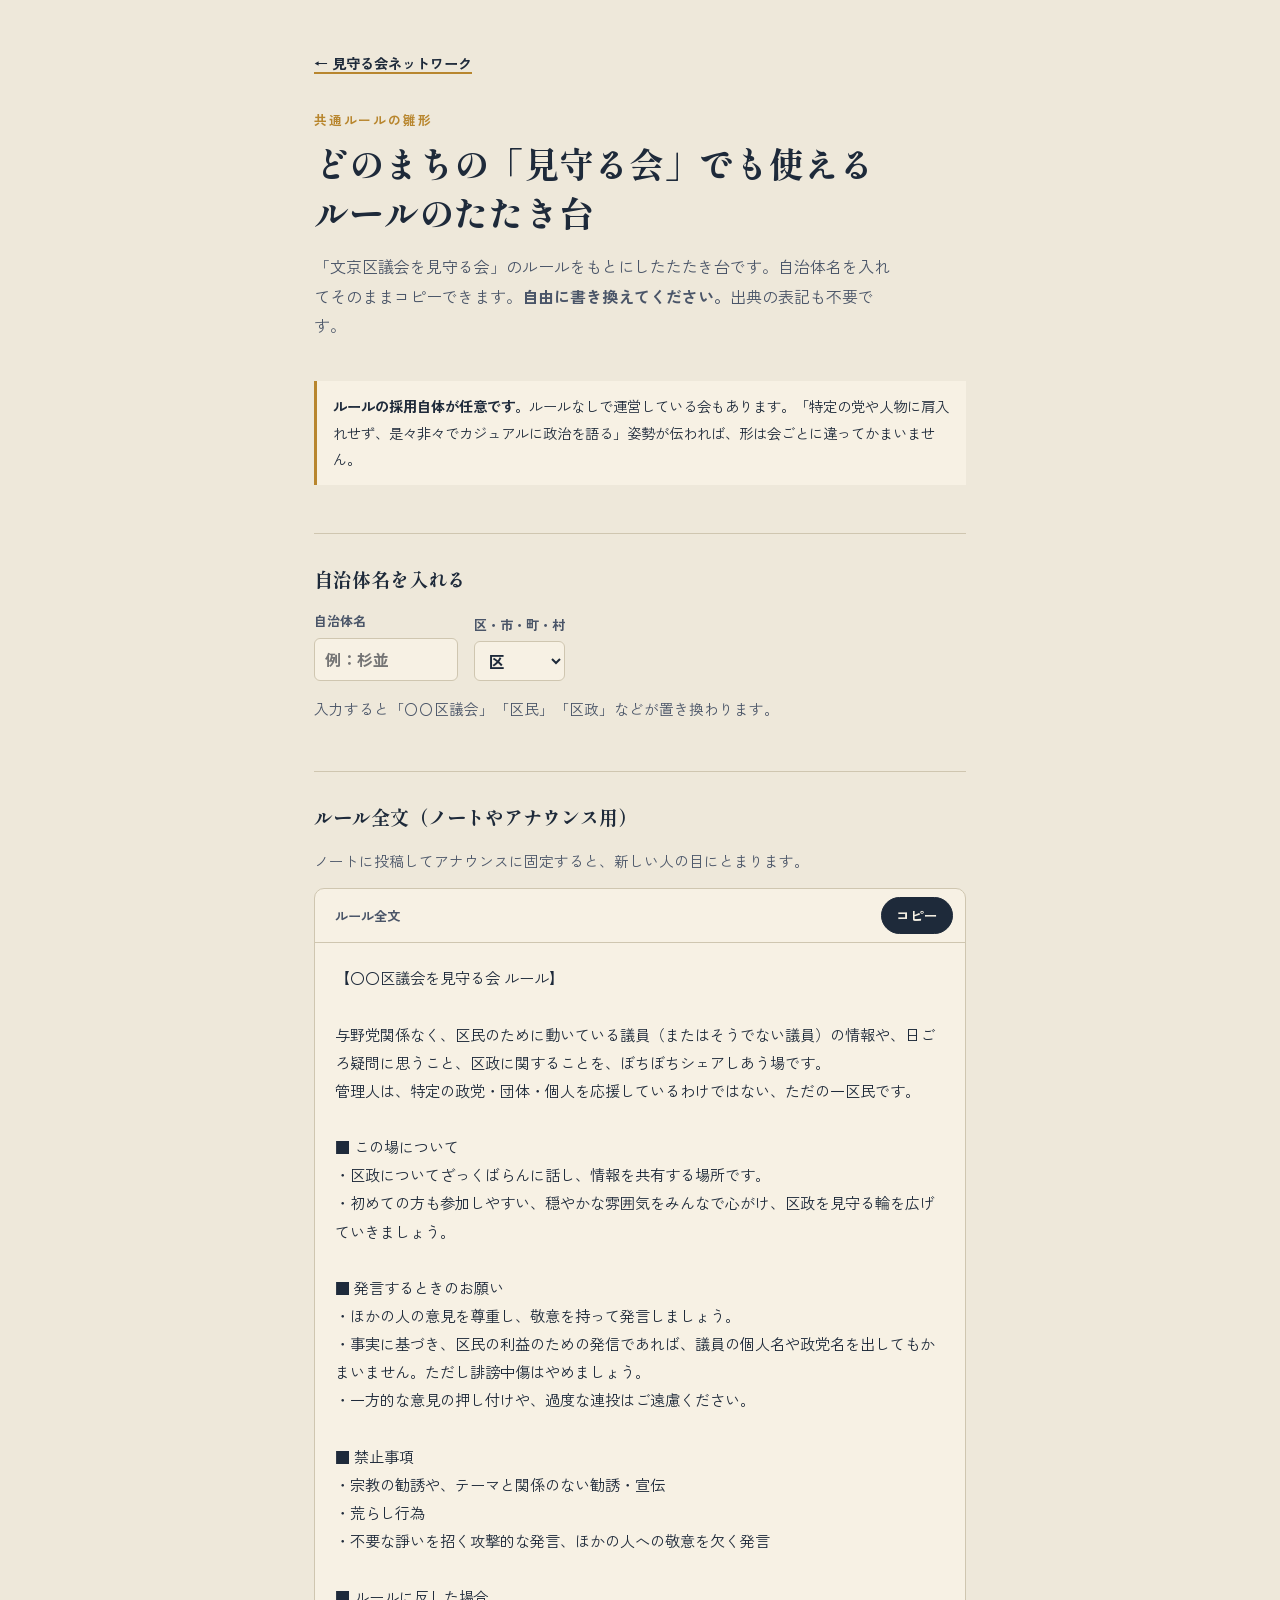
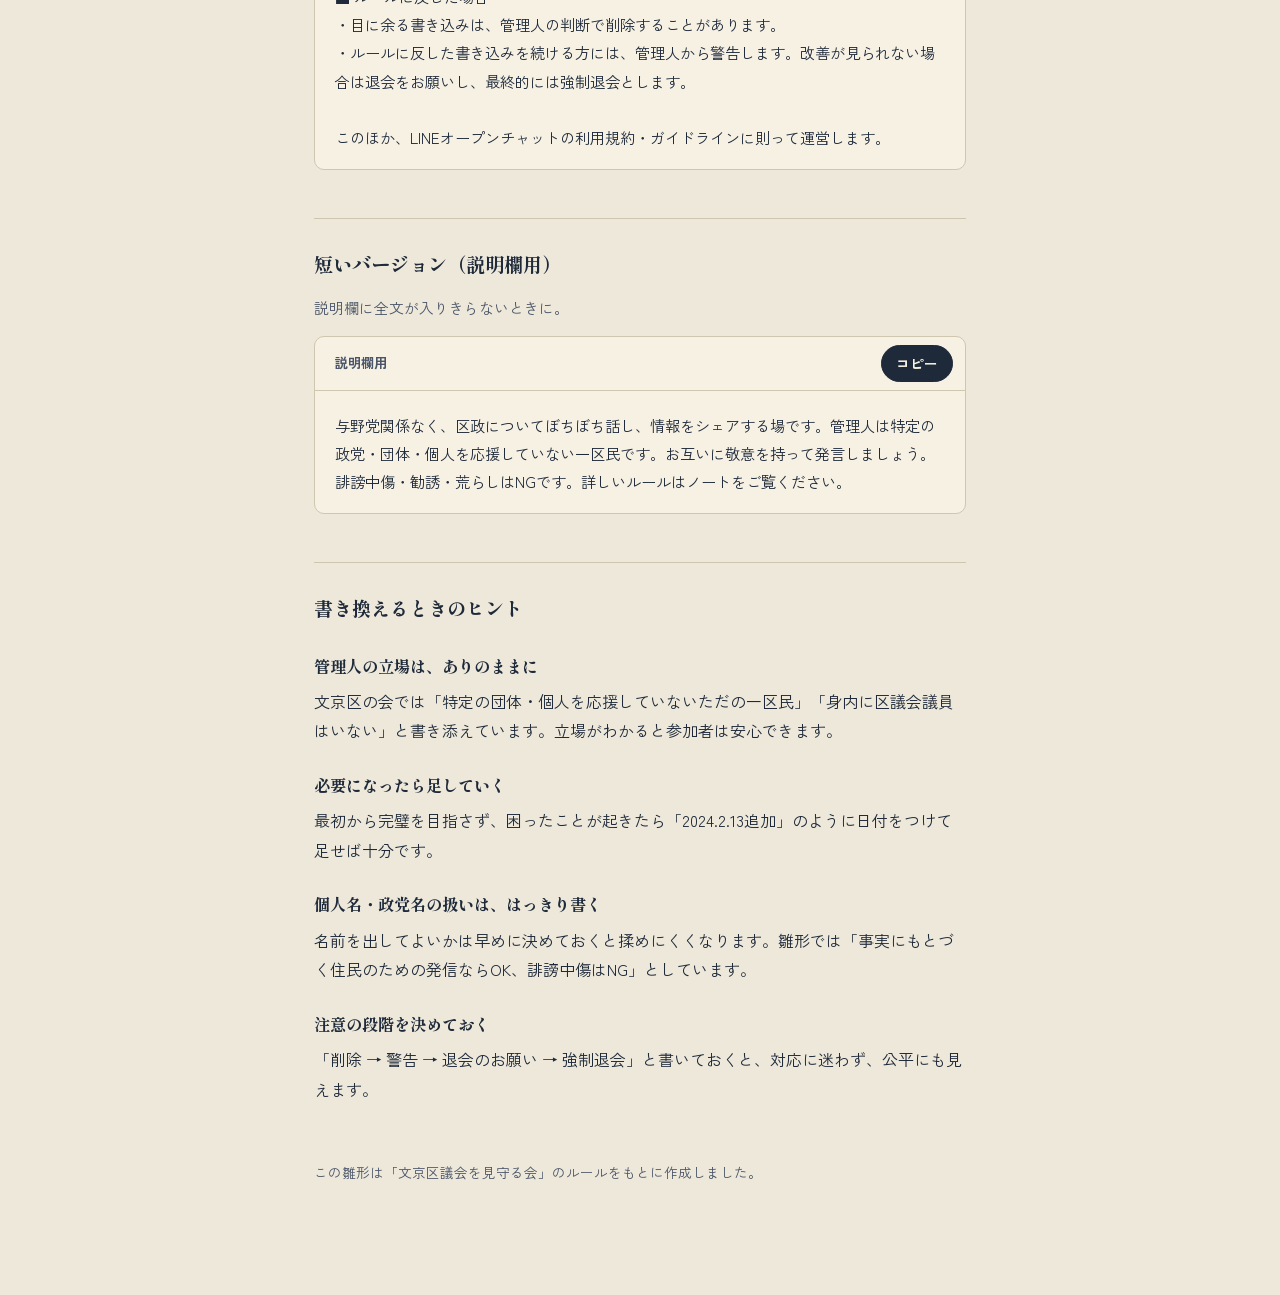
<file: rules/index.html>
<!DOCTYPE html>
<html lang="ja">
<head>
<meta charset="UTF-8">
<meta name="viewport" content="width=device-width, initial-scale=1.0">
<title>共通ルールの雛形 | 見守る会ネットワーク</title>
<meta name="description" content="各地の「議会を見守る会」のLINEオープンチャットで使える、共通ルールの雛形です。文京区議会を見守る会のルールをもとにしています。自治体名を入れてコピーし、適宜改変してお使いください。">
<link rel="canonical" href="https://sunmoonstern.github.io/minamoru-network/rules/">
<link rel="stylesheet" href="../guide.css">
</head>
<body>
<div class="wrap">

  <a class="back" href="../">← 見守る会ネットワーク</a>

  <p class="kicker">共通ルールの雛形</p>
  <h1>どのまちの「見守る会」でも使える<br>ルールのたたき台</h1>
  <p class="lede">「文京区議会を見守る会」のルールをもとにしたたたき台です。自治体名を入れてそのままコピーできます。<b>自由に書き換えてください。</b>出典の表記も不要です。</p>

  <div class="note"><b>ルールの採用自体が任意です。</b>ルールなしで運営している会もあります。「特定の党や人物に肩入れせず、是々非々でカジュアルに政治を語る」姿勢が伝われば、形は会ごとに違ってかまいません。</div>

  <h2>自治体名を入れる</h2>
  <div class="fill">
    <label>自治体名
      <input id="place" type="text" placeholder="例：杉並" autocomplete="off">
    </label>
    <label>区・市・町・村
      <select id="kind">
        <option>区</option>
        <option>市</option>
        <option>町</option>
        <option>村</option>
      </select>
    </label>
  </div>
  <p class="soft">入力すると「〇〇区議会」「区民」「区政」などが置き換わります。</p>

  <h2>ルール全文（ノートやアナウンス用）</h2>
  <p class="soft">ノートに投稿してアナウンスに固定すると、新しい人の目にとまります。</p>

  <div class="tpl">
    <div class="tpl-bar"><span>ルール全文</span><button class="copy" type="button" data-target="full">コピー</button></div>
<pre id="full">【〇〇区議会を見守る会 ルール】

与野党関係なく、区民のために動いている議員（またはそうでない議員）の情報や、日ごろ疑問に思うこと、区政に関することを、ぼちぼちシェアしあう場です。
管理人は、特定の政党・団体・個人を応援しているわけではない、ただの一区民です。

■ この場について
・区政についてざっくばらんに話し、情報を共有する場所です。
・初めての方も参加しやすい、穏やかな雰囲気をみんなで心がけ、区政を見守る輪を広げていきましょう。

■ 発言するときのお願い
・ほかの人の意見を尊重し、敬意を持って発言しましょう。
・事実に基づき、区民の利益のための発信であれば、議員の個人名や政党名を出してもかまいません。ただし誹謗中傷はやめましょう。
・一方的な意見の押し付けや、過度な連投はご遠慮ください。

■ 禁止事項
・宗教の勧誘や、テーマと関係のない勧誘・宣伝
・荒らし行為
・不要な諍いを招く攻撃的な発言、ほかの人への敬意を欠く発言

■ ルールに反した場合
・目に余る書き込みは、管理人の判断で削除することがあります。
・ルールに反した書き込みを続ける方には、管理人から警告します。改善が見られない場合は退会をお願いし、最終的には強制退会とします。

このほか、LINEオープンチャットの利用規約・ガイドラインに則って運営します。</pre>
  </div>

  <h2>短いバージョン（説明欄用）</h2>
  <p class="soft">説明欄に全文が入りきらないときに。</p>

  <div class="tpl">
    <div class="tpl-bar"><span>説明欄用</span><button class="copy" type="button" data-target="short">コピー</button></div>
<pre id="short">与野党関係なく、区政についてぼちぼち話し、情報をシェアする場です。管理人は特定の政党・団体・個人を応援していない一区民です。お互いに敬意を持って発言しましょう。誹謗中傷・勧誘・荒らしはNGです。詳しいルールはノートをご覧ください。</pre>
  </div>

  <h2>書き換えるときのヒント</h2>

  <h3>管理人の立場は、ありのままに</h3>
  <p>文京区の会では「特定の団体・個人を応援していないただの一区民」「身内に区議会議員はいない」と書き添えています。立場がわかると参加者は安心できます。</p>

  <h3>必要になったら足していく</h3>
  <p>最初から完璧を目指さず、困ったことが起きたら「2024.2.13追加」のように日付をつけて足せば十分です。</p>

  <h3>個人名・政党名の扱いは、はっきり書く</h3>
  <p>名前を出してよいかは早めに決めておくと揉めにくくなります。雛形では「事実にもとづく住民のための発信ならOK、誹謗中傷はNG」としています。</p>

  <h3>注意の段階を決めておく</h3>
  <p>「削除 → 警告 → 退会のお願い → 強制退会」と書いておくと、対応に迷わず、公平にも見えます。</p>


  <footer>
    <p>この雛形は「文京区議会を見守る会」のルールをもとに作成しました。</p>
  </footer>

</div>

<script>
(function(){
  var place = document.getElementById('place');
  var kind = document.getElementById('kind');
  var blocks = ['full','short'].map(function(id){
    var el = document.getElementById(id);
    return {el: el, src: el.textContent};
  });

  function render(){
    var k = kind.value;
    var name = place.value.trim().replace(/[区市町村]$/, '') || '〇〇';
    blocks.forEach(function(b){
      b.el.textContent = b.src
        .replace(/〇〇区議会/g, name + k + '議会')
        .replace(/区民/g, k + '民')
        .replace(/区政/g, (place.value.trim() ? name + k : k) + '政');
    });
  }
  place.addEventListener('input', render);
  kind.addEventListener('change', render);

  document.querySelectorAll('.copy').forEach(function(btn){
    btn.addEventListener('click', function(){
      var text = document.getElementById(btn.dataset.target).textContent;
      var done = function(){
        btn.textContent = 'コピーしました';
        btn.setAttribute('data-done', '');
        setTimeout(function(){ btn.textContent = 'コピー'; btn.removeAttribute('data-done'); }, 2000);
      };
      if(navigator.clipboard){
        navigator.clipboard.writeText(text).then(done);
      }else{
        var ta = document.createElement('textarea');
        ta.value = text; document.body.appendChild(ta); ta.select();
        document.execCommand('copy'); ta.remove(); done();
      }
    });
  });
})();
</script>

</body>
</html>
</file>
<file: guide.css>
/* 共通ルールの雛形・立ち上げマニュアル用の共通スタイル（トップページと同じ配色） */
@import url('https://fonts.googleapis.com/css2?family=Shippori+Mincho+B1:wght@600;800&family=Zen+Kaku+Gothic+New:wght@400;500;700&display=swap');

:root{
  --paper:#EEE8DA; --paper-light:#F7F1E4; --ink:#1E2A3A; --ink-soft:#4A5568;
  --gold:#B8862E; --green:#4B6B4F; --rule:#CFC6B0;
  --serif:'Shippori Mincho B1',serif;
  --sans:'Zen Kaku Gothic New','Hiragino Sans',sans-serif;
}
*{box-sizing:border-box}
html{-webkit-text-size-adjust:100%}
body{margin:0;background:var(--paper);color:var(--ink);font-family:var(--sans);line-height:1.85}
a{color:inherit;text-decoration-color:var(--gold);text-decoration-thickness:2px;text-underline-offset:3px}
a:focus-visible,button:focus-visible,input:focus-visible,select:focus-visible{outline:2px solid var(--green);outline-offset:3px}
.wrap{max-width:700px;margin:0 auto;padding:48px 24px 96px}

.back{display:inline-block;font-size:.88rem;font-weight:700;margin-bottom:32px}
.kicker{font-size:.8rem;font-weight:700;letter-spacing:.14em;color:var(--gold);margin:0 0 6px}
h1{font-family:var(--serif);font-weight:800;font-size:clamp(1.6rem,4.6vw,2.2rem);line-height:1.4;margin:0 0 16px}
.lede{color:var(--ink-soft);margin:0 0 40px;max-width:36em}

h2{font-family:var(--serif);font-weight:800;font-size:1.2rem;margin:48px 0 12px;padding-top:28px;border-top:1px solid var(--rule)}
h3{font-family:var(--serif);font-weight:800;font-size:1.02rem;margin:24px 0 6px}
p{margin:0 0 14px}
ul,ol{margin:0 0 14px;padding-left:1.4em}
li{margin:0 0 6px}
.soft{color:var(--ink-soft);font-size:.92rem}

.note{padding:12px 16px;background:var(--paper-light);border-left:3px solid var(--gold);font-size:.9rem;margin:0 0 16px}

/* 雛形のカスタマイズ欄とテンプレート本文 */
.fill{display:flex;flex-wrap:wrap;gap:10px 16px;align-items:end;margin:0 0 14px}
.fill label{display:flex;flex-direction:column;font-size:.82rem;font-weight:700;color:var(--ink-soft);gap:4px}
.fill input,.fill select{font:inherit;font-size:1rem;padding:6px 10px;border:1px solid var(--rule);border-radius:6px;background:var(--paper-light);color:var(--ink)}
.fill input{width:9em}

.tpl{position:relative;background:var(--paper-light);border:1px solid var(--rule);border-radius:10px;margin:0 0 12px}
.tpl pre{margin:0;padding:20px 20px 18px;white-space:pre-wrap;word-break:break-word;font-family:var(--sans);font-size:.95rem;line-height:1.85}
.tpl-bar{display:flex;justify-content:space-between;align-items:center;gap:12px;padding:8px 12px 8px 20px;border-bottom:1px solid var(--rule);font-size:.82rem;font-weight:700;color:var(--ink-soft)}
.copy{font:inherit;font-size:.85rem;font-weight:700;padding:5px 14px;border-radius:999px;border:1px solid var(--ink);background:var(--ink);color:var(--paper-light);cursor:pointer}
.copy:hover{background:var(--green);border-color:var(--green)}
.copy[data-done]{background:var(--green);border-color:var(--green)}

/* 立ち上げ手順 */
.steps{list-style:none;padding:0;margin:0;counter-reset:step}
.steps>li{counter-increment:step;position:relative;padding:0 0 8px 64px;margin:0 0 28px}
.steps>li::before{content:counter(step);position:absolute;left:0;top:0;width:44px;height:44px;border-radius:50%;background:var(--gold);color:var(--ink);font-family:var(--serif);font-weight:800;font-size:1.2rem;display:flex;align-items:center;justify-content:center}
.steps>li>h3{margin-top:8px}

.check{list-style:none;padding:0}
.check li{padding-left:1.8em;position:relative}
.check li::before{content:"";position:absolute;left:0;top:.45em;width:1em;height:1em;border:2px solid var(--gold);border-radius:3px}

.next{display:block;margin-top:48px;padding:18px 20px;border:1px solid var(--rule);border-radius:10px;background:var(--paper-light);text-decoration:none}
.next:hover{border-color:var(--gold)}
.next b{font-family:var(--serif);font-size:1.05rem}
.next span{display:block;font-size:.88rem;color:var(--ink-soft)}

footer{margin-top:56px;font-size:.85rem;color:var(--ink-soft)}

@media (max-width:520px){
  .wrap{padding:36px 18px 72px}
  .steps>li{padding-left:56px}
  .steps>li::before{width:38px;height:38px;font-size:1.05rem}
}
</file>
